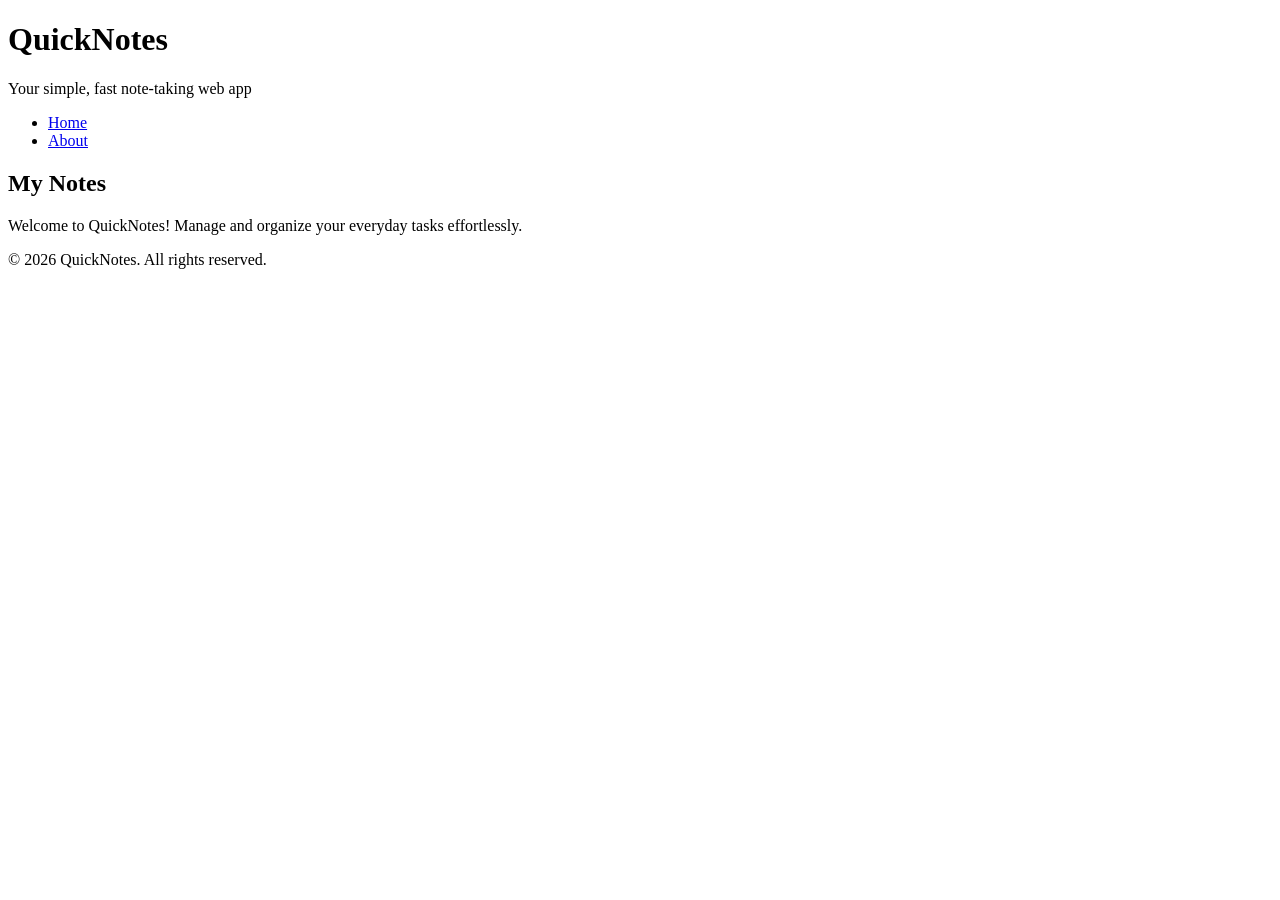
<file: day1/index.html>
<!DOCTYPE html>
<html lang="en">
<head>
    <meta charset="UTF-8">
    <meta name="viewport" content="width=device-width, initial-scale=1.0">
    <title>QuickNotes - Home</title>
</head>
<body>
    <header>
        <h1>QuickNotes</h1>
        <p>Your simple, fast note-taking web app</p>
        <nav>
            <ul>
                <li><a href="index.html">Home</a></li>
                <li><a href="about.html">About</a></li>
            </ul>
        </nav>
    </header>

    <main>
        <section>
            <h2>My Notes</h2>
            <p>Welcome to QuickNotes! Manage and organize your everyday tasks effortlessly.</p>
        </section>
    </main>

    <footer>
        <p>&copy; 2026 QuickNotes. All rights reserved.</p>
    </footer>
</body>
</html>
</file>
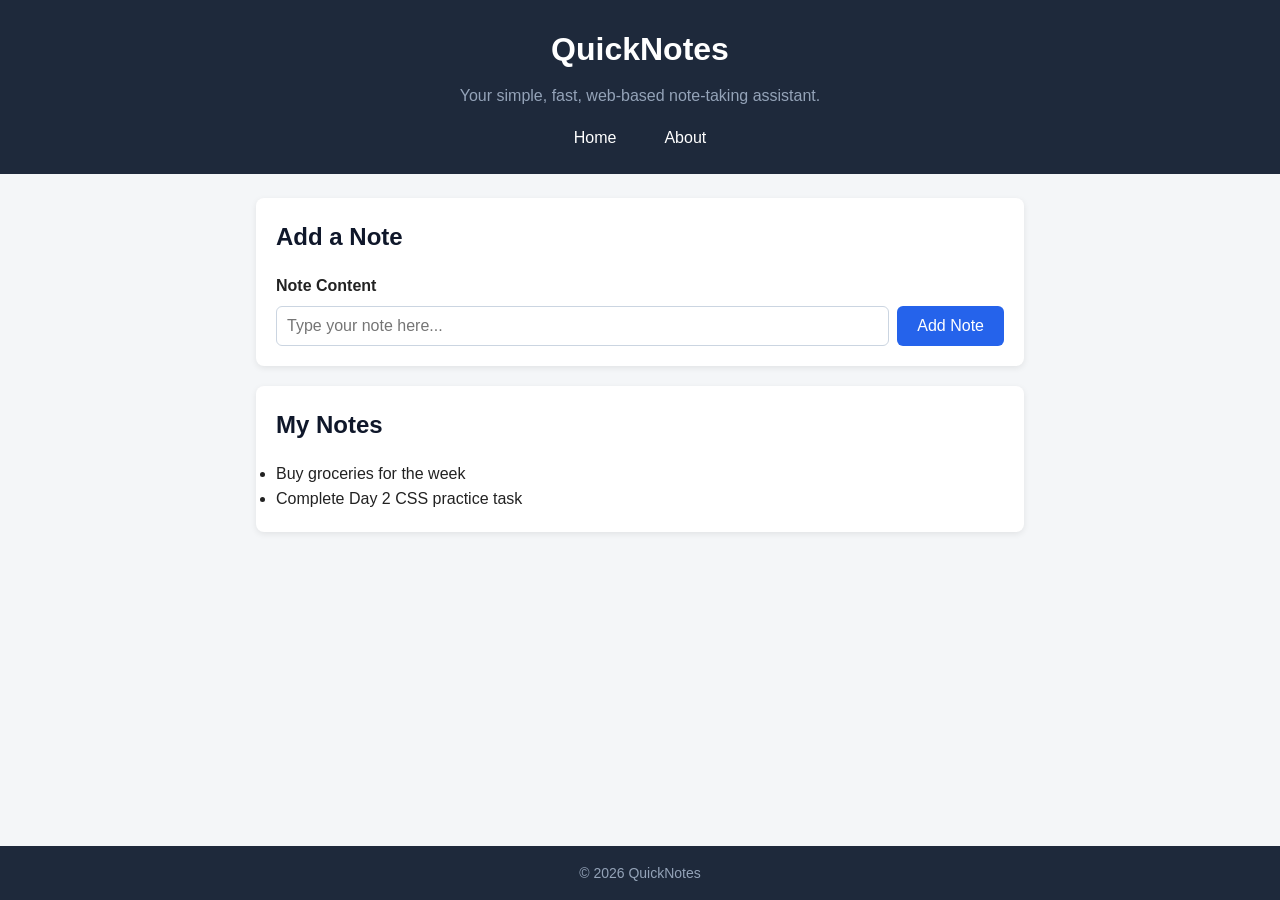
<file: day2/index.html>
<!DOCTYPE html>
<html lang="en">
<head>
  <meta charset="UTF-8" />
  <meta name="viewport" content="width=device-width, initial-scale=1.0" />
  <title>QuickNotes - Home</title>
  <link rel="stylesheet" href="style.css" />
</head>
<body>

  <header>
    <h1>QuickNotes</h1>
    <p>Your simple, fast, web-based note-taking assistant.</p>
    <nav>
      <ul>
        <li><a href="index.html">Home</a></li>
        <li><a href="about.html">About</a></li>
      </ul>
    </nav>
  </header>

  <main>
    <section>
      <h2>Add a Note</h2>
      <form id="note-form" action="#" method="post">
        <label for="note-input">Note Content</label>
        <input type="text" id="note-input" placeholder="Type your note here..." required />
        <button type="submit">Add Note</button>
      </form>
    </section>

    <section>
      <h2>My Notes</h2>
      <ul id="notes-list">
        <li class="note">Buy groceries for the week</li>
        <li class="note">Complete Day 2 CSS practice task</li>
      </ul>
    </section>
  </main>

  <footer>
    <p>&copy; 2026 QuickNotes</p>
  </footer>

</body>
</html>
</file>
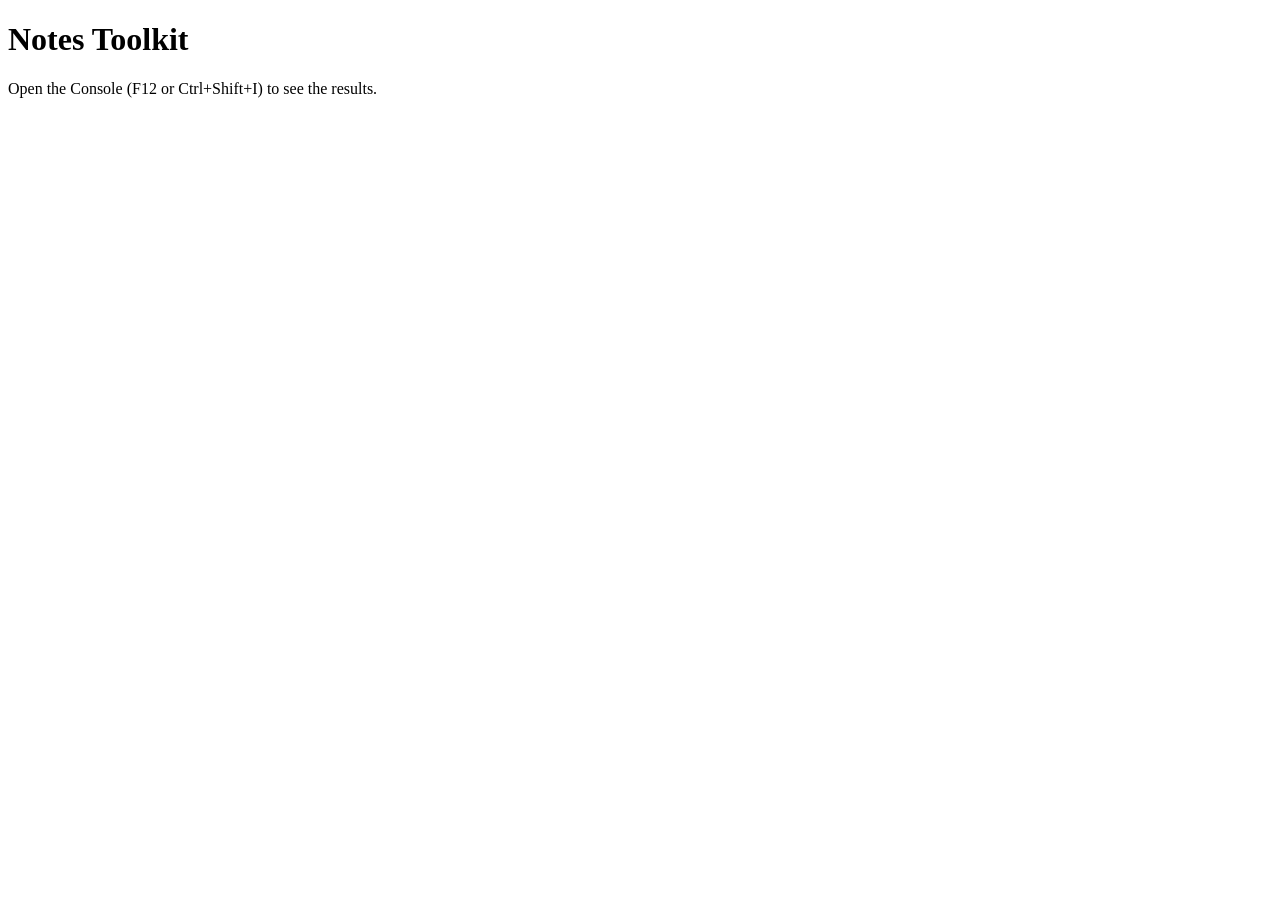
<file: day3/index.html>
<!DOCTYPE html>
<html lang="en">
<head>
  <meta charset="UTF-8" />
  <meta name="viewport" content="width=device-width, initial-scale=1.0" />
  <title>Notes Toolkit</title>
  <script src="script.js" defer></script>
</head>
<body>
  <h1>Notes Toolkit</h1>
  <p>Open the Console (F12 or Ctrl+Shift+I) to see the results.</p>
</body>
</html>
</file>
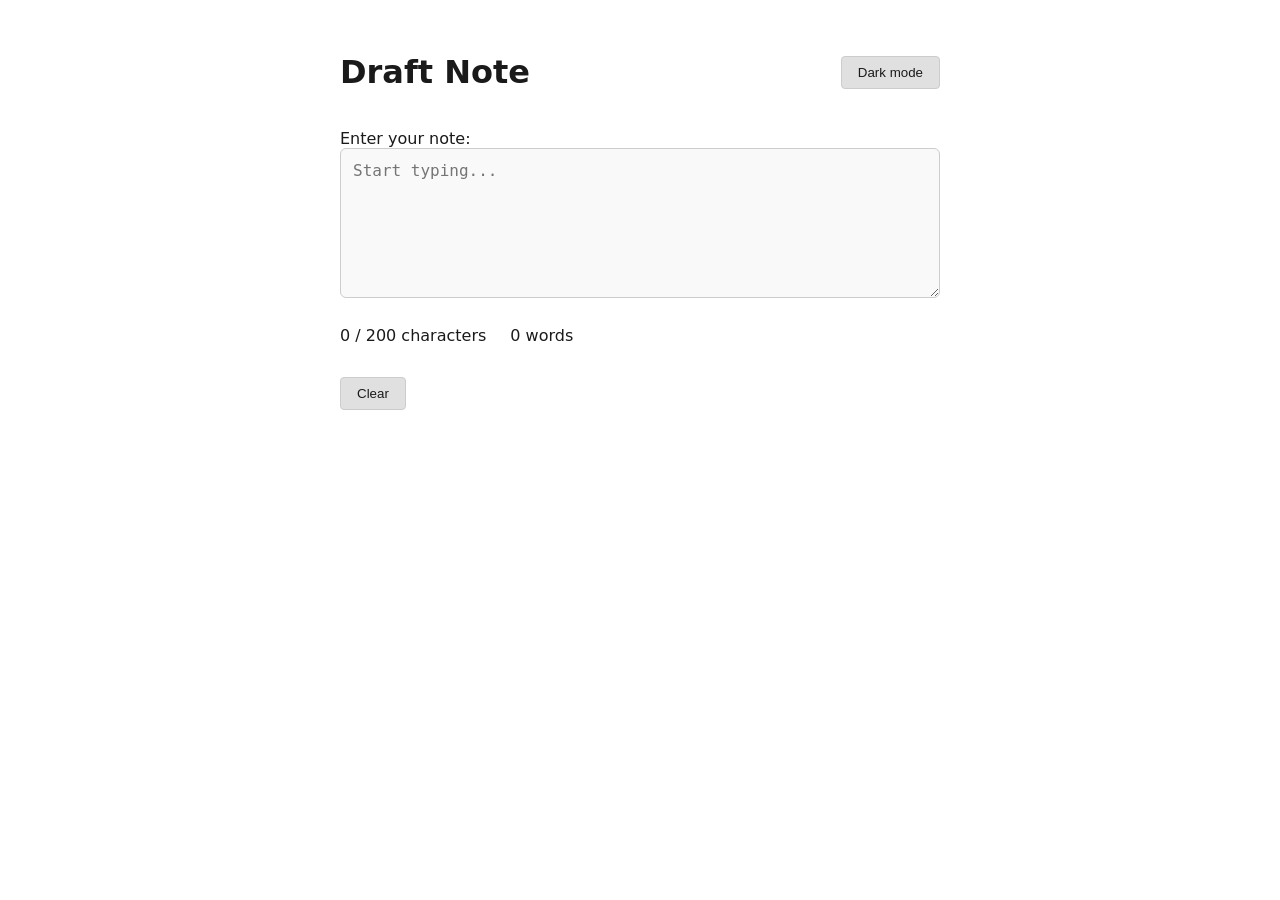
<file: day4/index.html>
<!DOCTYPE html>
<html lang="en">
<head>
  <meta charset="UTF-8">
  <meta name="viewport" content="width=device-width, initial-scale=1.0">
  <title>Day 4 - Text Tracker & Theme Toggle</title>
  <link rel="stylesheet" href="style.css">
  <script src="script.js" defer></script>
</head>
<body>
  <div class="container">
    <header>
      <h1>Draft Note</h1>
      <button id="theme-toggle">Dark mode</button>
    </header>

    <main>
      <label for="note-text">Enter your note:</label>
      <textarea id="note-text" placeholder="Start typing..."></textarea>

      <div class="stats">
        <p id="char-count">0 / 200 characters</p>
        <p id="word-count">0 words</p>
      </div>

      <button id="clear-btn">Clear</button>
    </main>
  </div>
</body>
</html>
</file>
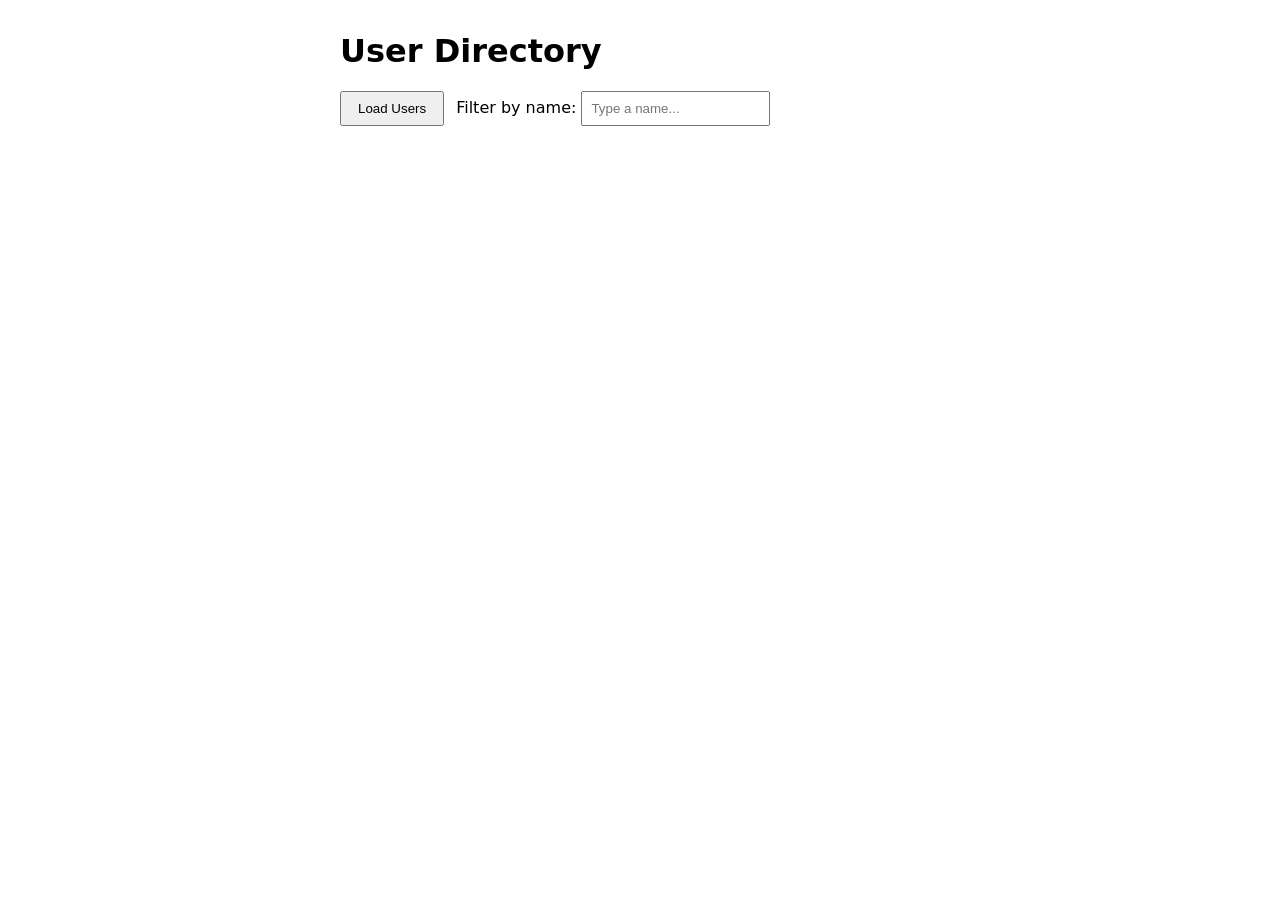
<file: day5/index.html>
<!DOCTYPE html>
<html lang="en">
<head>
  <meta charset="UTF-8">
  <meta name="viewport" content="width=device-width, initial-scale=1.0">
  <title>User Directory</title>
  <style>
    body {
      font-family: system-ui, -apple-system, sans-serif;
      max-width: 600px;
      margin: 2rem auto;
      padding: 0 1rem;
    }
    .controls {
      display: flex;
      gap: 12px;
      margin-bottom: 1rem;
    }
    input {
      padding: 8px;
      flex: 1;
    }
    button {
      padding: 8px 16px;
      cursor: pointer;
    }
    .user-card {
      border: 1px solid #ccc;
      border-radius: 6px;
      padding: 12px;
      margin-bottom: 10px;
      list-style: none;
    }
    ul {
      padding: 0;
    }
  </style>
  <script src="users.js" defer></script>
</head>
<body>
  <h1>User Directory</h1>

  <div class="controls">
    <button id="load-users">Load Users</button>
    <label for="filter-input">
      Filter by name:
      <input id="filter-input" type="text" placeholder="Type a name...">
    </label>
  </div>

  <p id="status"></p>
  <ul id="users-list"></ul>
  
</body>
</file>
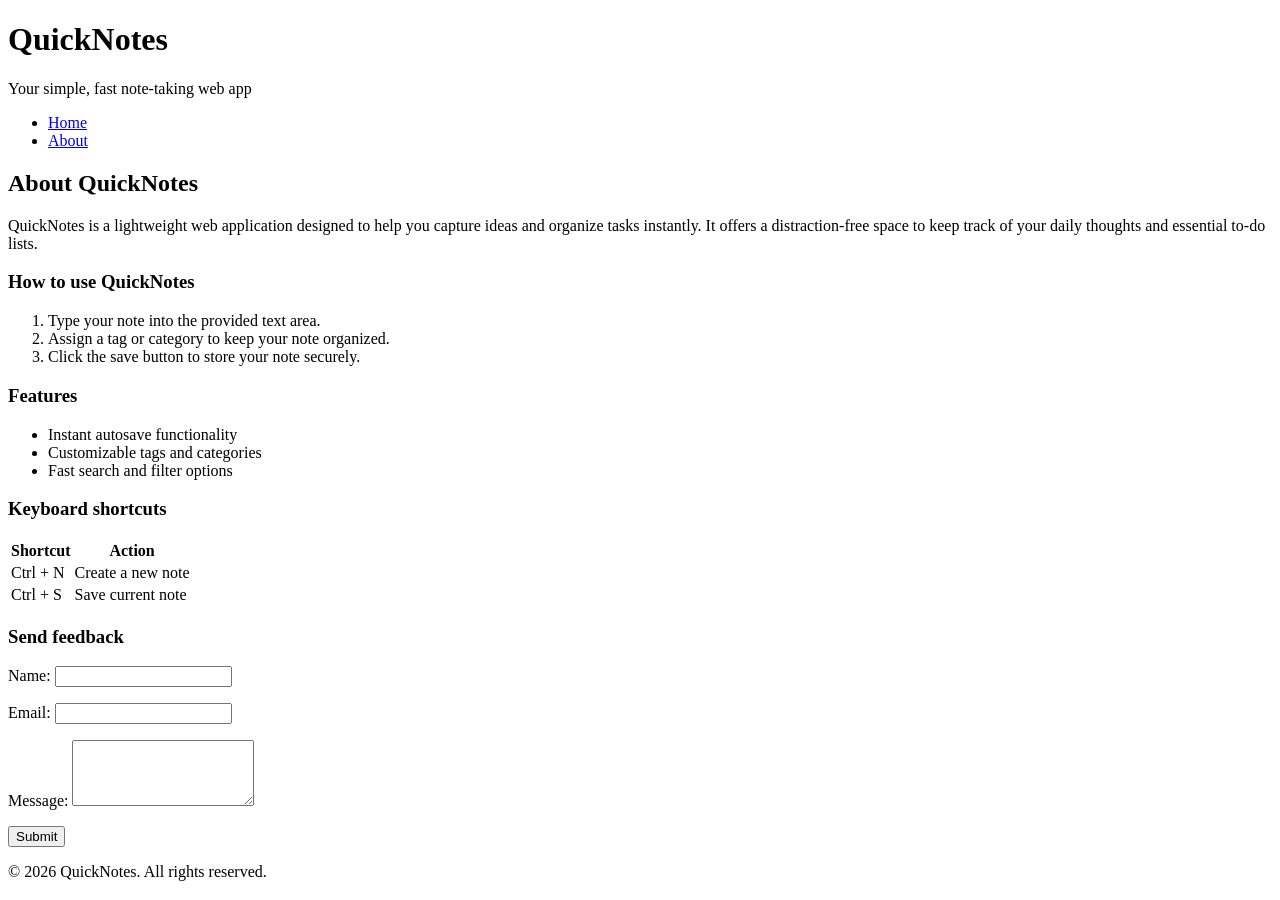
<file: day1/about.html>
<!DOCTYPE html>
<html lang="en">
<head>
    <meta charset="UTF-8">
    <meta name="viewport" content="width=device-width, initial-scale=1.0">
    <title>About - QuickNotes</title>
</head>
<body>
    <header>
        <h1>QuickNotes</h1>
        <p>Your simple, fast note-taking web app</p>
        <nav>
            <ul>
                <li><a href="index.html">Home</a></li>
                <li><a href="about.html">About</a></li>
            </ul>
        </nav>
    </header>

    <main>
        <h2>About QuickNotes</h2>
        <p>QuickNotes is a lightweight web application designed to help you capture ideas and organize tasks instantly. It offers a distraction-free space to keep track of your daily thoughts and essential to-do lists.</p>

        <section>
            <h3>How to use QuickNotes</h3>
            <ol>
                <li>Type your note into the provided text area.</li>
                <li>Assign a tag or category to keep your note organized.</li>
                <li>Click the save button to store your note securely.</li>
            </ol>
        </section>

        <section>
            <h3>Features</h3>
            <ul>
                <li>Instant autosave functionality</li>
                <li>Customizable tags and categories</li>
                <li>Fast search and filter options</li>
            </ul>
        </section>

        <section>
            <h3>Keyboard shortcuts</h3>
            <table>
                <thead>
                    <tr>
                        <th scope="col">Shortcut</th>
                        <th scope="col">Action</th>
                    </tr>
                </thead>
                <tbody>
                    <tr>
                        <td>Ctrl + N</td>
                        <td>Create a new note</td>
                    </tr>
                    <tr>
                        <td>Ctrl + S</td>
                        <td>Save current note</td>
                    </tr>
                </tbody>
            </table>
        </section>

        <section>
            <h3>Send feedback</h3>
            <form action="#" method="post">
                <p>
                    <label for="name">Name:</label>
                    <input type="text" id="name" name="name" required>
                </p>
                <p>
                    <label for="email">Email:</label>
                    <input type="email" id="email" name="email" required>
                </p>
                <p>
                    <label for="message">Message:</label>
                    <textarea id="message" name="message" rows="4" required></textarea>
                </p>
                <p>
                    <button type="submit">Submit</button>
                </p>
            </form>
        </section>
    </main>

    <footer>
        <p>&copy; 2026 QuickNotes. All rights reserved.</p>
    </footer>
</body>
</html>
</file>
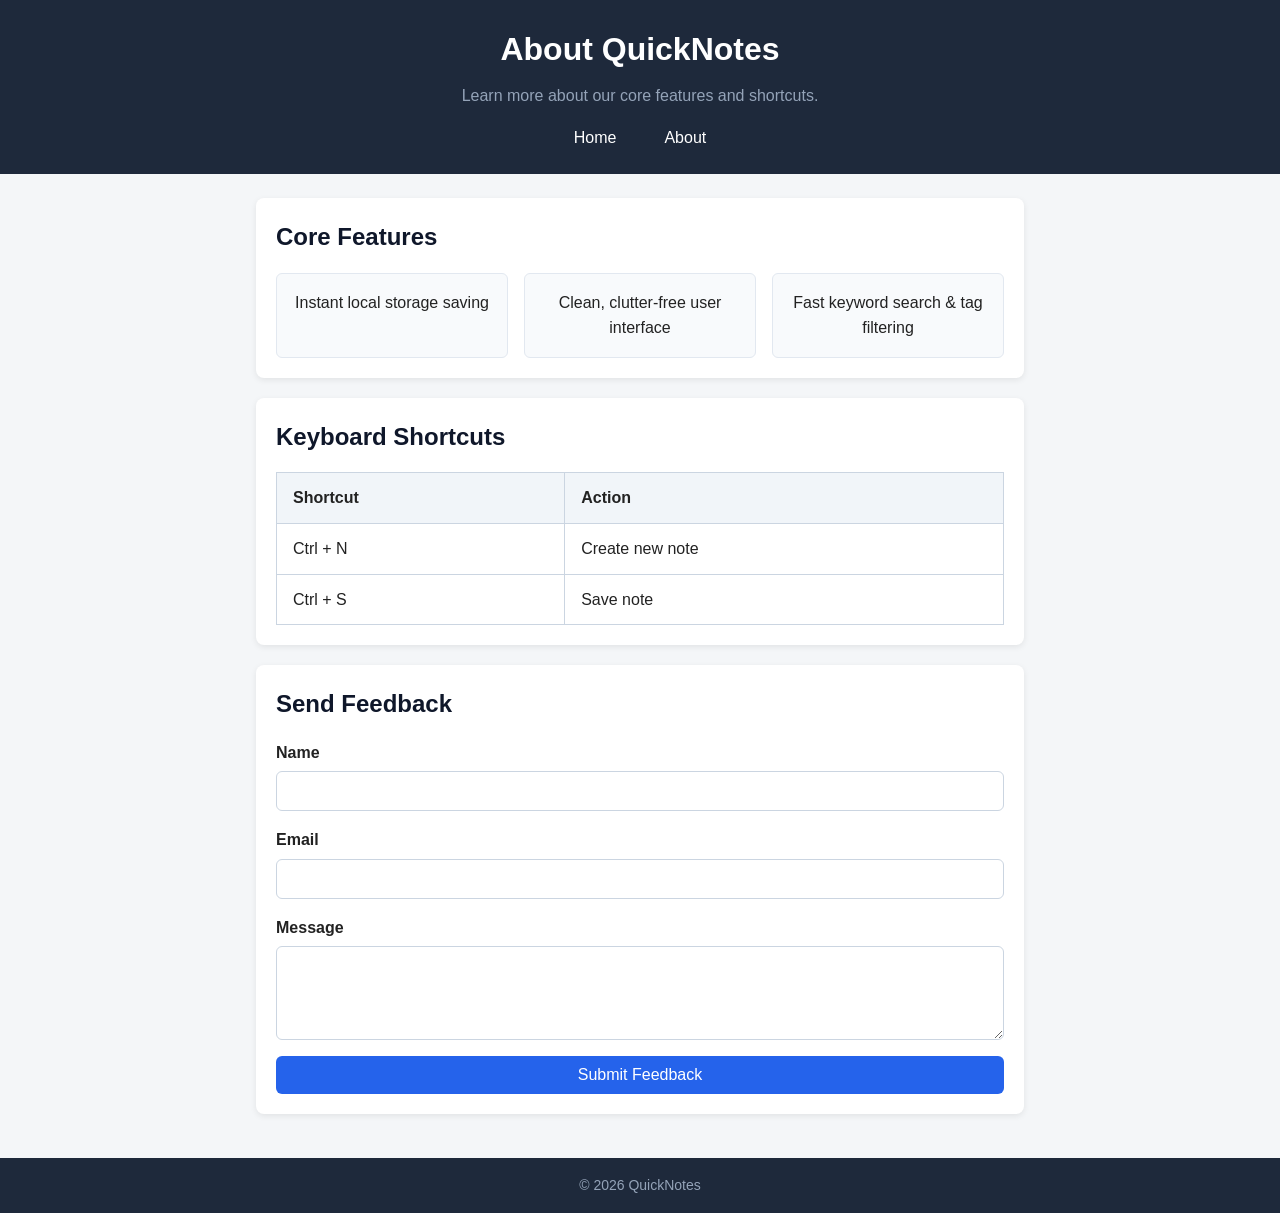
<file: day2/about.html>
<!DOCTYPE html>
<html lang="en">
<head>
  <meta charset="UTF-8" />
  <meta name="viewport" content="width=device-width, initial-scale=1.0" />
  <title>QuickNotes - About</title>
  <link rel="stylesheet" href="style.css" />
</head>
<body>

  <header>
    <h1>About QuickNotes</h1>
    <p>Learn more about our core features and shortcuts.</p>
    <nav>
      <ul>
        <li><a href="index.html">Home</a></li>
        <li><a href="about.html">About</a></li>
      </ul>
    </nav>
  </header>

  <main>
    <section>
      <h2>Core Features</h2>
      <ul class="features">
        <li>Instant local storage saving</li>
        <li>Clean, clutter-free user interface</li>
        <li>Fast keyword search & tag filtering</li>
      </ul>
    </section>

    <section>
      <h2>Keyboard Shortcuts</h2>
      <table>
        <thead>
          <tr>
            <th>Shortcut</th>
            <th>Action</th>
          </tr>
        </thead>
        <tbody>
          <tr>
            <td>Ctrl + N</td>
            <td>Create new note</td>
          </tr>
          <tr>
            <td>Ctrl + S</td>
            <td>Save note</td>
          </tr>
        </tbody>
      </table>
    </section>

    <section>
      <h2>Send Feedback</h2>
      <form id="feedback-form" action="#" method="post">
        <div>
          <label for="name">Name</label>
          <input type="text" id="name" name="name" required />
        </div>
        <div>
          <label for="email">Email</label>
          <input type="email" id="email" name="email" required />
        </div>
        <div>
          <label for="message">Message</label>
          <textarea id="message" name="message" rows="4" required></textarea>
        </div>
        <button type="submit">Submit Feedback</button>
      </form>
    </section>
  </main>

  <footer>
    <p>&copy; 2026 QuickNotes</p>
  </footer>

</body>
</html>
</file>
<file: day2/style.css>
/* 1. Box-sizing Reset & Base Body Styles */
*,
*::before,
*::after {
  box-sizing: border-box;
  margin: 0;
  padding: 0;
}

body {
  font-family: "Segoe UI", Arial, sans-serif;
  font-size: 16px;
  line-height: 1.6;
  color: #222222;
  background-color: #f4f6f8;
  display: flex;
  flex-direction: column;
  min-height: 100vh;
}

/* 2. Header & Flexbox Navigation Bar */
header {
  background-color: #1e293b;
  color: #ffffff;
  text-align: center;
  padding: 24px 16px;
}

header h1 {
  font-size: 32px;
  margin-bottom: 8px;
}

header p {
  color: #94a3b8;
  margin-bottom: 16px;
}

nav ul {
  list-style: none;
  display: flex;
  justify-content: center;
  align-items: center;
  gap: 16px;
}

nav a {
  color: #ffffff;
  text-decoration: none;
  font-weight: 500;
  padding: 8px 16px;
  border-radius: 4px;
  transition: background-color 0.2s ease, color 0.2s ease;
}

nav a:hover,
nav a:focus {
  background-color: #334155;
  color: #38bdf8;
}

/* 3. Centred Main Content & Section Cards */
main {
  width: 100%;
  max-width: 800px;
  margin: 24px auto;
  padding: 0 16px;
  flex: 1;
}

section {
  background-color: #ffffff;
  border-radius: 8px;
  padding: 20px;
  margin-bottom: 20px;
  box-shadow: 0 2px 6px rgba(0, 0, 0, 0.08);
}

h2 {
  margin-bottom: 16px;
  color: #0f172a;
}

/* 4. Features List CSS Grid */
.features {
  list-style: none;
  display: grid;
  grid-template-columns: repeat(auto-fit, minmax(180px, 1fr));
  gap: 16px;
  padding: 0;
}

.features li {
  background-color: #f8fafc;
  border: 1px solid #e2e8f0;
  border-radius: 6px;
  padding: 16px;
  text-align: center;
  font-weight: 500;
}

/* 5. Shortcuts Table Styling */
table {
  width: 100%;
  border-collapse: collapse;
  margin-top: 8px;
}

th, td {
  border: 1px solid #cbd5e1;
  padding: 12px 16px;
  text-align: left;
}

th {
  background-color: #f1f5f9;
  font-weight: 600;
}

/* 6. Forms Styling */
#note-form {
  display: flex;
  gap: 8px;
  flex-wrap: wrap;
}

#note-form label {
  width: 100%;
  font-weight: bold;
}

#note-input {
  flex: 1;
  padding: 10px;
  border: 1px solid #cbd5e1;
  border-radius: 6px;
  font-size: 1rem;
}

/* Stacked Feedback Form */
#feedback-form {
  display: flex;
  flex-direction: column;
  gap: 16px;
}

#feedback-form div {
  display: flex;
  flex-direction: column;
  gap: 6px;
}

#feedback-form label {
  font-weight: 600;
}

#feedback-form input,
#feedback-form textarea {
  width: 100%;
  padding: 10px;
  border: 1px solid #cbd5e1;
  border-radius: 6px;
  font-family: inherit;
  font-size: 1rem;
}

/* Button Styling & Transitions */
button {
  padding: 10px 20px;
  background-color: #2563eb;
  color: #ffffff;
  border: none;
  border-radius: 6px;
  font-size: 1rem;
  cursor: pointer;
  transition: opacity 0.2s ease, background-color 0.2s ease;
}

button:hover {
  opacity: 0.9;
  background-color: #1d4ed8;
}

/* 7. Footer */
footer {
  text-align: center;
  padding: 16px;
  background-color: #1e293b;
  color: #94a3b8;
  font-size: 0.875rem;
}

/* 8. Media Query for Small Screens */
@media (max-width: 600px) {
  header {
    padding: 16px 12px;
  }

  header h1 {
    font-size: 24px;
  }

  #note-form {
    flex-direction: column;
  }
}
</file>
<file: day4/style.css>
:root {
  --bg-color: #ffffff;
  --text-color: #1a1a1a;
  --border-color: #cccccc;
  --card-bg: #f9f9f9;
  --btn-bg: #e0e0e0;
  --btn-text: #1a1a1a;
}

body.dark {
  --bg-color: #121212;
  --text-color: #f0f0f0;
  --border-color: #444444;
  --card-bg: #1e1e1e;
  --btn-bg: #333333;
  --btn-text: #ffffff;
}

body {
  background-color: var(--bg-color);
  color: var(--text-color);
  font-family: system-ui, -apple-system, sans-serif;
  margin: 0;
  padding: 2rem;
  transition: background-color 0.2s, color 0.2s;
}

.container {
  max-width: 600px;
  margin: 0 auto;
}

header {
  display: flex;
  justify-content: space-between;
  align-items: center;
  margin-bottom: 1rem;
}

textarea {
  width: 100%;
  height: 150px;
  background-color: var(--card-bg);
  color: var(--text-color);
  border: 1px solid var(--border-color);
  border-radius: 6px;
  padding: 0.75rem;
  box-sizing: border-box;
  font-size: 1rem;
  resize: vertical;
}

.stats {
  display: flex;
  gap: 1.5rem;
  margin: 0.5rem 0 1rem;
}

button {
  background-color: var(--btn-bg);
  color: var(--btn-text);
  border: 1px solid var(--border-color);
  padding: 0.5rem 1rem;
  border-radius: 4px;
  cursor: pointer;
}

/* Character counter highlight states */
.warning {
  color: #d97706; /* Orange */
}

.over {
  color: #dc2626; /* Red */
  font-weight: bold;
}
</file>
